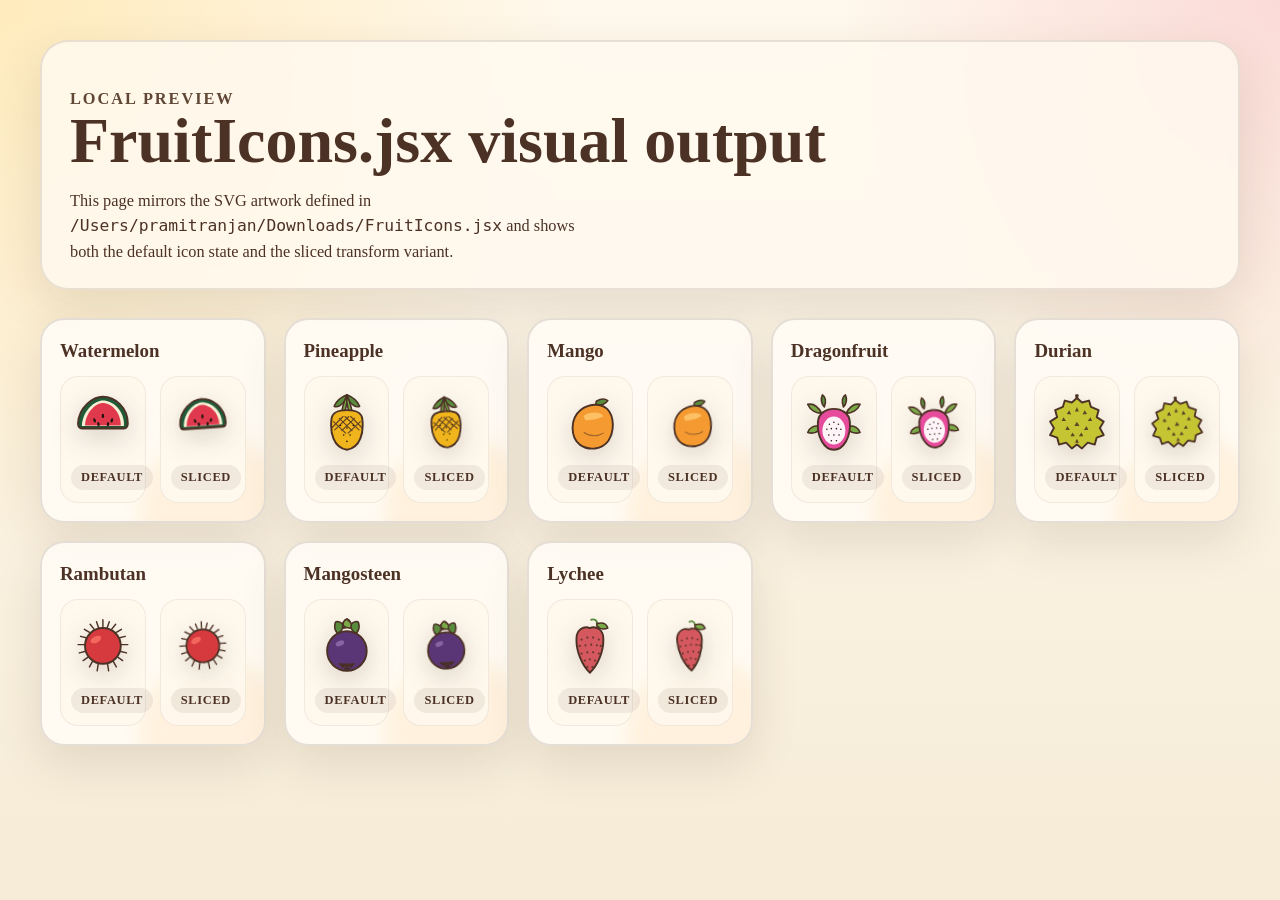
<file: preview/fruit-icons/index.html>
<!doctype html>
<html lang="en">
  <head>
    <meta charset="utf-8">
    <meta
      name="viewport"
      content="width=device-width, initial-scale=1, viewport-fit=cover"
    >
    <title>Fruit Icons Preview</title>
    <style>
      :root {
        --bg: #f6ecd7;
        --ink: #4c3125;
        --ink-soft: #604635;
        --panel: rgba(255, 249, 239, 0.82);
        --panel-border: rgba(76, 49, 37, 0.14);
        --shadow: 0 18px 48px rgba(76, 49, 37, 0.12);
      }

      * {
        box-sizing: border-box;
      }

      body {
        margin: 0;
        min-height: 100vh;
        font-family: Georgia, "Times New Roman", serif;
        color: var(--ink);
        background:
          radial-gradient(circle at top left, rgba(255, 225, 153, 0.58), transparent 36%),
          radial-gradient(circle at top right, rgba(231, 85, 120, 0.18), transparent 28%),
          linear-gradient(180deg, #fff8ec 0%, var(--bg) 100%);
      }

      main {
        width: min(1200px, calc(100% - 32px));
        margin: 0 auto;
        padding: 40px 0 56px;
      }

      .hero {
        margin-bottom: 28px;
        padding: 28px 28px 24px;
        border: 2px solid rgba(76, 49, 37, 0.12);
        border-radius: 28px;
        background: var(--panel);
        box-shadow: var(--shadow);
        backdrop-filter: blur(10px);
      }

      .eyebrow {
        margin: 0 0 10px;
        font-size: 0.85rem;
        font-weight: 700;
        letter-spacing: 0.12em;
        text-transform: uppercase;
        color: var(--ink-soft);
      }

      h1 {
        margin: 0;
        font-size: clamp(2.4rem, 5vw, 4.6rem);
        line-height: 0.95;
      }

      .hero p {
        width: min(62ch, 100%);
        margin: 16px 0 0;
        font-size: 1.02rem;
        line-height: 1.55;
      }

      .grid {
        display: grid;
        grid-template-columns: repeat(auto-fit, minmax(220px, 1fr));
        gap: 18px;
      }

      .card {
        position: relative;
        overflow: hidden;
        padding: 20px 18px 18px;
        border: 2px solid var(--panel-border);
        border-radius: 24px;
        background: rgba(255, 252, 246, 0.9);
        box-shadow: var(--shadow);
      }

      .card::before {
        content: "";
        position: absolute;
        inset: auto -12% -32% auto;
        width: 150px;
        height: 150px;
        border-radius: 999px;
        background: rgba(255, 221, 173, 0.32);
        filter: blur(10px);
      }

      .card h2 {
        position: relative;
        z-index: 1;
        margin: 0 0 14px;
        font-size: 1.18rem;
        text-transform: capitalize;
      }

      .swatches {
        position: relative;
        z-index: 1;
        display: flex;
        align-items: end;
        justify-content: space-between;
        gap: 14px;
      }

      .swatch {
        flex: 1 1 0;
        min-width: 0;
        padding: 14px 10px 12px;
        border-radius: 18px;
        background: rgba(255, 248, 237, 0.95);
        border: 1px solid rgba(76, 49, 37, 0.08);
        text-align: center;
      }

      .swatch svg {
        display: block;
        width: 100%;
        height: auto;
        max-width: 108px;
        margin: 0 auto;
        filter: drop-shadow(0 8px 14px rgba(42, 31, 24, 0.18));
      }

      .swatch.sliced svg {
        transform: scale(0.92) rotate(-4deg);
      }

      .tag {
        display: inline-block;
        margin-top: 10px;
        padding: 5px 10px;
        border-radius: 999px;
        background: rgba(76, 49, 37, 0.08);
        font-size: 0.78rem;
        font-weight: 700;
        letter-spacing: 0.05em;
        text-transform: uppercase;
      }

      @media (max-width: 640px) {
        main {
          width: min(100% - 20px, 1200px);
          padding-top: 20px;
        }

        .hero {
          padding: 22px 18px 20px;
        }

        .swatches {
          gap: 10px;
        }
      }
    </style>
  </head>
  <body>
    <main>
      <section class="hero">
        <p class="eyebrow">Local Preview</p>
        <h1>FruitIcons.jsx visual output</h1>
        <p>
          This page mirrors the SVG artwork defined in
          <code>/Users/pramitranjan/Downloads/FruitIcons.jsx</code> and shows
          both the default icon state and the sliced transform variant.
        </p>
      </section>

      <section class="grid">
        <article class="card">
          <h2>Watermelon</h2>
          <div class="swatches">
            <div class="swatch">
              <svg viewBox="0 0 200 200" aria-label="Watermelon icon">
                <g>
                  <path d="M22 102 C 24 50, 70 18, 100 18 C 138 18, 178 52, 178 102 C 178 110, 174 118, 166 118 L 34 118 C 26 118, 22 110, 22 102 Z" fill="#1f5a39" stroke="#4c3125" stroke-width="6" stroke-linejoin="round" />
                  <path d="M34 110 C 36 60, 76 30, 100 30 C 130 30, 168 60, 166 110 Z" fill="#f7efd4" />
                  <path d="M44 108 C 46 64, 80 38, 100 38 C 124 38, 156 64, 156 108 Z" fill="#e0394e" />
                  <ellipse cx="74" cy="92" rx="4" ry="7" fill="#24150f" transform="rotate(-18 74 92)" />
                  <ellipse cx="100" cy="78" rx="4" ry="7" fill="#24150f" />
                  <ellipse cx="128" cy="92" rx="4" ry="7" fill="#24150f" transform="rotate(16 128 92)" />
                  <ellipse cx="86" cy="104" rx="4" ry="6.5" fill="#24150f" transform="rotate(-8 86 104)" />
                  <ellipse cx="116" cy="104" rx="4" ry="6.5" fill="#24150f" transform="rotate(8 116 104)" />
                  <path d="M30 114 L 170 114" stroke="#4c3125" stroke-width="4" stroke-linecap="round" opacity="0.5" />
                </g>
              </svg>
              <span class="tag">Default</span>
            </div>
            <div class="swatch sliced">
              <svg viewBox="0 0 200 200" aria-label="Watermelon icon sliced">
                <use href="#watermelon-shape"></use>
                <g>
                  <path d="M22 102 C 24 50, 70 18, 100 18 C 138 18, 178 52, 178 102 C 178 110, 174 118, 166 118 L 34 118 C 26 118, 22 110, 22 102 Z" fill="#1f5a39" stroke="#4c3125" stroke-width="6" stroke-linejoin="round" />
                  <path d="M34 110 C 36 60, 76 30, 100 30 C 130 30, 168 60, 166 110 Z" fill="#f7efd4" />
                  <path d="M44 108 C 46 64, 80 38, 100 38 C 124 38, 156 64, 156 108 Z" fill="#e0394e" />
                  <ellipse cx="74" cy="92" rx="4" ry="7" fill="#24150f" transform="rotate(-18 74 92)" />
                  <ellipse cx="100" cy="78" rx="4" ry="7" fill="#24150f" />
                  <ellipse cx="128" cy="92" rx="4" ry="7" fill="#24150f" transform="rotate(16 128 92)" />
                  <ellipse cx="86" cy="104" rx="4" ry="6.5" fill="#24150f" transform="rotate(-8 86 104)" />
                  <ellipse cx="116" cy="104" rx="4" ry="6.5" fill="#24150f" transform="rotate(8 116 104)" />
                  <path d="M30 114 L 170 114" stroke="#4c3125" stroke-width="4" stroke-linecap="round" opacity="0.5" />
                </g>
              </svg>
              <span class="tag">Sliced</span>
            </div>
          </div>
        </article>

        <article class="card">
          <h2>Pineapple</h2>
          <div class="swatches">
            <div class="swatch">
              <svg viewBox="0 0 200 200" aria-label="Pineapple icon">
                <g>
                  <path d="M100 12 C 96 30, 88 40, 78 46 C 70 50, 64 50, 60 48 C 64 38, 76 22, 100 12 Z" fill="#5a8c3e" stroke="#4c3125" stroke-width="5" stroke-linejoin="round" />
                  <path d="M100 12 C 104 30, 112 40, 122 46 C 130 50, 136 50, 140 48 C 136 38, 124 22, 100 12 Z" fill="#5a8c3e" stroke="#4c3125" stroke-width="5" stroke-linejoin="round" />
                  <path d="M100 12 C 102 30, 100 44, 96 56 C 92 64, 88 68, 84 70 C 84 56, 92 32, 100 12 Z" fill="#7baa48" stroke="#4c3125" stroke-width="5" stroke-linejoin="round" />
                  <path d="M100 12 C 98 30, 100 44, 104 56 C 108 64, 112 68, 116 70 C 116 56, 108 32, 100 12 Z" fill="#7baa48" stroke="#4c3125" stroke-width="5" stroke-linejoin="round" />
                  <path d="M52 86 C 54 70, 72 60, 100 60 C 128 60, 146 70, 148 86 C 154 130, 142 178, 100 184 C 58 178, 46 130, 52 86 Z" fill="#f0b41c" stroke="#4c3125" stroke-width="6" stroke-linejoin="round" />
                  <g stroke="#4c3125" stroke-width="3.5" fill="none" stroke-linecap="round" opacity="0.86">
                    <path d="M58 96 L 96 132" />
                    <path d="M76 86 L 116 124" />
                    <path d="M94 80 L 138 122" />
                    <path d="M112 80 L 148 116" />
                    <path d="M142 96 L 104 132" />
                    <path d="M124 86 L 84 124" />
                    <path d="M106 80 L 62 122" />
                    <path d="M88 80 L 52 116" />
                  </g>
                  <g fill="#24150f">
                    <circle cx="80" cy="108" r="2.5" />
                    <circle cx="100" cy="116" r="2.5" />
                    <circle cx="120" cy="108" r="2.5" />
                    <circle cx="90" cy="138" r="2.5" />
                    <circle cx="110" cy="138" r="2.5" />
                    <circle cx="100" cy="158" r="2.5" />
                  </g>
                </g>
              </svg>
              <span class="tag">Default</span>
            </div>
            <div class="swatch sliced">
              <svg viewBox="0 0 200 200" aria-label="Pineapple icon sliced">
                <g>
                  <path d="M100 12 C 96 30, 88 40, 78 46 C 70 50, 64 50, 60 48 C 64 38, 76 22, 100 12 Z" fill="#5a8c3e" stroke="#4c3125" stroke-width="5" stroke-linejoin="round" />
                  <path d="M100 12 C 104 30, 112 40, 122 46 C 130 50, 136 50, 140 48 C 136 38, 124 22, 100 12 Z" fill="#5a8c3e" stroke="#4c3125" stroke-width="5" stroke-linejoin="round" />
                  <path d="M100 12 C 102 30, 100 44, 96 56 C 92 64, 88 68, 84 70 C 84 56, 92 32, 100 12 Z" fill="#7baa48" stroke="#4c3125" stroke-width="5" stroke-linejoin="round" />
                  <path d="M100 12 C 98 30, 100 44, 104 56 C 108 64, 112 68, 116 70 C 116 56, 108 32, 100 12 Z" fill="#7baa48" stroke="#4c3125" stroke-width="5" stroke-linejoin="round" />
                  <path d="M52 86 C 54 70, 72 60, 100 60 C 128 60, 146 70, 148 86 C 154 130, 142 178, 100 184 C 58 178, 46 130, 52 86 Z" fill="#f0b41c" stroke="#4c3125" stroke-width="6" stroke-linejoin="round" />
                  <g stroke="#4c3125" stroke-width="3.5" fill="none" stroke-linecap="round" opacity="0.86">
                    <path d="M58 96 L 96 132" />
                    <path d="M76 86 L 116 124" />
                    <path d="M94 80 L 138 122" />
                    <path d="M112 80 L 148 116" />
                    <path d="M142 96 L 104 132" />
                    <path d="M124 86 L 84 124" />
                    <path d="M106 80 L 62 122" />
                    <path d="M88 80 L 52 116" />
                  </g>
                  <g fill="#24150f">
                    <circle cx="80" cy="108" r="2.5" />
                    <circle cx="100" cy="116" r="2.5" />
                    <circle cx="120" cy="108" r="2.5" />
                    <circle cx="90" cy="138" r="2.5" />
                    <circle cx="110" cy="138" r="2.5" />
                    <circle cx="100" cy="158" r="2.5" />
                  </g>
                </g>
              </svg>
              <span class="tag">Sliced</span>
            </div>
          </div>
        </article>

        <article class="card">
          <h2>Mango</h2>
          <div class="swatches">
            <div class="swatch">
              <svg viewBox="0 0 200 200" aria-label="Mango icon">
                <g>
                  <path d="M120 32 C 134 24, 148 24, 156 30 C 150 40, 134 48, 118 46 Z" fill="#5a8c3e" stroke="#4c3125" stroke-width="5" stroke-linejoin="round" />
                  <path d="M70 60 C 96 40, 132 36, 154 56 C 176 78, 178 124, 158 156 C 138 184, 96 188, 68 168 C 38 144, 38 86, 70 60 Z" fill="#f59a30" stroke="#4c3125" stroke-width="6" stroke-linejoin="round" />
                  <path d="M80 78 C 100 64, 130 64, 142 78 C 132 86, 110 90, 86 92 Z" fill="#ffc46c" opacity="0.9" />
                  <path d="M82 130 C 96 142, 124 144, 142 132" fill="none" stroke="#4c3125" stroke-width="3.5" stroke-linecap="round" opacity="0.5" />
                </g>
              </svg>
              <span class="tag">Default</span>
            </div>
            <div class="swatch sliced">
              <svg viewBox="0 0 200 200" aria-label="Mango icon sliced">
                <g>
                  <path d="M120 32 C 134 24, 148 24, 156 30 C 150 40, 134 48, 118 46 Z" fill="#5a8c3e" stroke="#4c3125" stroke-width="5" stroke-linejoin="round" />
                  <path d="M70 60 C 96 40, 132 36, 154 56 C 176 78, 178 124, 158 156 C 138 184, 96 188, 68 168 C 38 144, 38 86, 70 60 Z" fill="#f59a30" stroke="#4c3125" stroke-width="6" stroke-linejoin="round" />
                  <path d="M80 78 C 100 64, 130 64, 142 78 C 132 86, 110 90, 86 92 Z" fill="#ffc46c" opacity="0.9" />
                  <path d="M82 130 C 96 142, 124 144, 142 132" fill="none" stroke="#4c3125" stroke-width="3.5" stroke-linecap="round" opacity="0.5" />
                </g>
              </svg>
              <span class="tag">Sliced</span>
            </div>
          </div>
        </article>

        <article class="card">
          <h2>Dragonfruit</h2>
          <div class="swatches">
            <div class="swatch">
              <svg viewBox="0 0 200 200" aria-label="Dragonfruit icon">
                <g>
                  <path d="M62 70 C 50 48, 34 38, 18 42 C 26 60, 44 70, 62 70 Z" fill="#7baa48" stroke="#4c3125" stroke-width="5" stroke-linejoin="round" />
                  <path d="M138 70 C 150 48, 166 38, 182 42 C 174 60, 156 70, 138 70 Z" fill="#7baa48" stroke="#4c3125" stroke-width="5" stroke-linejoin="round" />
                  <path d="M70 50 C 76 32, 74 18, 64 12 C 58 24, 60 40, 70 50 Z" fill="#5a8c3e" stroke="#4c3125" stroke-width="5" stroke-linejoin="round" />
                  <path d="M130 50 C 124 32, 126 18, 136 12 C 142 24, 140 40, 130 50 Z" fill="#5a8c3e" stroke="#4c3125" stroke-width="5" stroke-linejoin="round" />
                  <path d="M52 110 C 36 108, 22 116, 18 130 C 30 134, 46 130, 56 122 Z" fill="#7baa48" stroke="#4c3125" stroke-width="5" stroke-linejoin="round" />
                  <path d="M148 110 C 164 108, 178 116, 182 130 C 170 134, 154 130, 144 122 Z" fill="#7baa48" stroke="#4c3125" stroke-width="5" stroke-linejoin="round" />
                  <path d="M50 96 C 52 70, 76 56, 100 56 C 124 56, 148 70, 150 96 C 154 144, 130 184, 100 184 C 70 184, 46 144, 50 96 Z" fill="#e64c9b" stroke="#4c3125" stroke-width="6" stroke-linejoin="round" />
                  <ellipse cx="100" cy="124" rx="36" ry="44" fill="#fff4f7" />
                  <g fill="#24150f">
                    <circle cx="86" cy="104" r="2.4" />
                    <circle cx="100" cy="98" r="2.4" />
                    <circle cx="114" cy="104" r="2.4" />
                    <circle cx="78" cy="120" r="2.4" />
                    <circle cx="92" cy="118" r="2.4" />
                    <circle cx="108" cy="118" r="2.4" />
                    <circle cx="122" cy="120" r="2.4" />
                    <circle cx="84" cy="138" r="2.4" />
                    <circle cx="100" cy="138" r="2.4" />
                    <circle cx="116" cy="138" r="2.4" />
                    <circle cx="92" cy="156" r="2.4" />
                    <circle cx="108" cy="156" r="2.4" />
                  </g>
                </g>
              </svg>
              <span class="tag">Default</span>
            </div>
            <div class="swatch sliced">
              <svg viewBox="0 0 200 200" aria-label="Dragonfruit icon sliced">
                <g>
                  <path d="M62 70 C 50 48, 34 38, 18 42 C 26 60, 44 70, 62 70 Z" fill="#7baa48" stroke="#4c3125" stroke-width="5" stroke-linejoin="round" />
                  <path d="M138 70 C 150 48, 166 38, 182 42 C 174 60, 156 70, 138 70 Z" fill="#7baa48" stroke="#4c3125" stroke-width="5" stroke-linejoin="round" />
                  <path d="M70 50 C 76 32, 74 18, 64 12 C 58 24, 60 40, 70 50 Z" fill="#5a8c3e" stroke="#4c3125" stroke-width="5" stroke-linejoin="round" />
                  <path d="M130 50 C 124 32, 126 18, 136 12 C 142 24, 140 40, 130 50 Z" fill="#5a8c3e" stroke="#4c3125" stroke-width="5" stroke-linejoin="round" />
                  <path d="M52 110 C 36 108, 22 116, 18 130 C 30 134, 46 130, 56 122 Z" fill="#7baa48" stroke="#4c3125" stroke-width="5" stroke-linejoin="round" />
                  <path d="M148 110 C 164 108, 178 116, 182 130 C 170 134, 154 130, 144 122 Z" fill="#7baa48" stroke="#4c3125" stroke-width="5" stroke-linejoin="round" />
                  <path d="M50 96 C 52 70, 76 56, 100 56 C 124 56, 148 70, 150 96 C 154 144, 130 184, 100 184 C 70 184, 46 144, 50 96 Z" fill="#e64c9b" stroke="#4c3125" stroke-width="6" stroke-linejoin="round" />
                  <ellipse cx="100" cy="124" rx="36" ry="44" fill="#fff4f7" />
                  <g fill="#24150f">
                    <circle cx="86" cy="104" r="2.4" />
                    <circle cx="100" cy="98" r="2.4" />
                    <circle cx="114" cy="104" r="2.4" />
                    <circle cx="78" cy="120" r="2.4" />
                    <circle cx="92" cy="118" r="2.4" />
                    <circle cx="108" cy="118" r="2.4" />
                    <circle cx="122" cy="120" r="2.4" />
                    <circle cx="84" cy="138" r="2.4" />
                    <circle cx="100" cy="138" r="2.4" />
                    <circle cx="116" cy="138" r="2.4" />
                    <circle cx="92" cy="156" r="2.4" />
                    <circle cx="108" cy="156" r="2.4" />
                  </g>
                </g>
              </svg>
              <span class="tag">Sliced</span>
            </div>
          </div>
        </article>

        <article class="card">
          <h2>Durian</h2>
          <div class="swatches">
            <div class="swatch">
              <svg viewBox="0 0 200 200" aria-label="Durian icon">
                <g>
                  <path d="M96 12 L 104 12 L 102 28 L 98 28 Z" fill="#4a3220" stroke="#4c3125" stroke-width="3" stroke-linejoin="round" />
                  <path d="M100 22 L 116 36 L 138 30 L 144 50 L 168 60 L 162 82 L 184 96 L 172 116 L 184 138 L 162 146 L 156 168 L 134 162 L 116 180 L 100 168 L 84 180 L 66 162 L 44 168 L 38 146 L 16 138 L 28 116 L 16 96 L 38 82 L 32 60 L 56 50 L 62 30 L 84 36 Z" fill="#c5c533" stroke="#4c3125" stroke-width="6" stroke-linejoin="round" />
                  <g fill="#4c3125" opacity="0.86">
                    <path d="M100 50 L 106 64 L 94 64 Z" />
                    <path d="M76 60 L 82 74 L 68 72 Z" />
                    <path d="M124 60 L 132 72 L 118 74 Z" />
                    <path d="M58 82 L 66 94 L 52 94 Z" />
                    <path d="M142 82 L 148 94 L 134 94 Z" />
                    <path d="M100 96 L 108 110 L 92 110 Z" />
                    <path d="M70 110 L 78 122 L 64 122 Z" />
                    <path d="M130 110 L 136 122 L 122 122 Z" />
                    <path d="M86 130 L 94 142 L 80 142 Z" />
                    <path d="M114 130 L 120 142 L 106 142 Z" />
                    <path d="M100 150 L 106 162 L 94 162 Z" />
                  </g>
                </g>
              </svg>
              <span class="tag">Default</span>
            </div>
            <div class="swatch sliced">
              <svg viewBox="0 0 200 200" aria-label="Durian icon sliced">
                <g>
                  <path d="M96 12 L 104 12 L 102 28 L 98 28 Z" fill="#4a3220" stroke="#4c3125" stroke-width="3" stroke-linejoin="round" />
                  <path d="M100 22 L 116 36 L 138 30 L 144 50 L 168 60 L 162 82 L 184 96 L 172 116 L 184 138 L 162 146 L 156 168 L 134 162 L 116 180 L 100 168 L 84 180 L 66 162 L 44 168 L 38 146 L 16 138 L 28 116 L 16 96 L 38 82 L 32 60 L 56 50 L 62 30 L 84 36 Z" fill="#c5c533" stroke="#4c3125" stroke-width="6" stroke-linejoin="round" />
                  <g fill="#4c3125" opacity="0.86">
                    <path d="M100 50 L 106 64 L 94 64 Z" />
                    <path d="M76 60 L 82 74 L 68 72 Z" />
                    <path d="M124 60 L 132 72 L 118 74 Z" />
                    <path d="M58 82 L 66 94 L 52 94 Z" />
                    <path d="M142 82 L 148 94 L 134 94 Z" />
                    <path d="M100 96 L 108 110 L 92 110 Z" />
                    <path d="M70 110 L 78 122 L 64 122 Z" />
                    <path d="M130 110 L 136 122 L 122 122 Z" />
                    <path d="M86 130 L 94 142 L 80 142 Z" />
                    <path d="M114 130 L 120 142 L 106 142 Z" />
                    <path d="M100 150 L 106 162 L 94 162 Z" />
                  </g>
                </g>
              </svg>
              <span class="tag">Sliced</span>
            </div>
          </div>
        </article>

        <article class="card">
          <h2>Rambutan</h2>
          <div class="swatches">
            <div class="swatch">
              <svg viewBox="0 0 200 200" aria-label="Rambutan icon">
                <g>
                  <g stroke="#4c3125" stroke-width="4.5" stroke-linecap="round" fill="none">
                    <path d="M100 18 L 100 44" />
                    <path d="M120 24 L 112 48" />
                    <path d="M80 24 L 88 48" />
                    <path d="M140 32 L 124 52" />
                    <path d="M60 32 L 76 52" />
                    <path d="M158 48 L 138 60" />
                    <path d="M42 48 L 62 60" />
                    <path d="M170 70 L 146 76" />
                    <path d="M30 70 L 54 76" />
                    <path d="M178 96 L 152 96" />
                    <path d="M22 96 L 48 96" />
                    <path d="M174 122 L 150 116" />
                    <path d="M26 122 L 50 116" />
                    <path d="M162 146 L 142 132" />
                    <path d="M38 146 L 58 132" />
                    <path d="M142 166 L 130 144" />
                    <path d="M58 166 L 70 144" />
                    <path d="M118 178 L 114 152" />
                    <path d="M82 178 L 86 152" />
                  </g>
                  <g fill="#7baa48">
                    <circle cx="100" cy="44" r="4" />
                    <circle cx="112" cy="48" r="4" />
                    <circle cx="88" cy="48" r="4" />
                    <circle cx="124" cy="52" r="4" />
                    <circle cx="76" cy="52" r="4" />
                    <circle cx="138" cy="60" r="4" />
                    <circle cx="62" cy="60" r="4" />
                    <circle cx="146" cy="76" r="4" />
                    <circle cx="54" cy="76" r="4" />
                    <circle cx="152" cy="96" r="4" />
                    <circle cx="48" cy="96" r="4" />
                    <circle cx="150" cy="116" r="4" />
                    <circle cx="50" cy="116" r="4" />
                    <circle cx="142" cy="132" r="4" />
                    <circle cx="58" cy="132" r="4" />
                    <circle cx="130" cy="144" r="4" />
                    <circle cx="70" cy="144" r="4" />
                    <circle cx="114" cy="152" r="4" />
                    <circle cx="86" cy="152" r="4" />
                  </g>
                  <circle cx="100" cy="100" r="56" fill="#d63a3f" stroke="#4c3125" stroke-width="6" />
                  <ellipse cx="78" cy="80" rx="18" ry="10" fill="#ff7a6e" opacity="0.7" transform="rotate(-26 78 80)" />
                </g>
              </svg>
              <span class="tag">Default</span>
            </div>
            <div class="swatch sliced">
              <svg viewBox="0 0 200 200" aria-label="Rambutan icon sliced">
                <g>
                  <g stroke="#4c3125" stroke-width="4.5" stroke-linecap="round" fill="none">
                    <path d="M100 18 L 100 44" />
                    <path d="M120 24 L 112 48" />
                    <path d="M80 24 L 88 48" />
                    <path d="M140 32 L 124 52" />
                    <path d="M60 32 L 76 52" />
                    <path d="M158 48 L 138 60" />
                    <path d="M42 48 L 62 60" />
                    <path d="M170 70 L 146 76" />
                    <path d="M30 70 L 54 76" />
                    <path d="M178 96 L 152 96" />
                    <path d="M22 96 L 48 96" />
                    <path d="M174 122 L 150 116" />
                    <path d="M26 122 L 50 116" />
                    <path d="M162 146 L 142 132" />
                    <path d="M38 146 L 58 132" />
                    <path d="M142 166 L 130 144" />
                    <path d="M58 166 L 70 144" />
                    <path d="M118 178 L 114 152" />
                    <path d="M82 178 L 86 152" />
                  </g>
                  <g fill="#7baa48">
                    <circle cx="100" cy="44" r="4" />
                    <circle cx="112" cy="48" r="4" />
                    <circle cx="88" cy="48" r="4" />
                    <circle cx="124" cy="52" r="4" />
                    <circle cx="76" cy="52" r="4" />
                    <circle cx="138" cy="60" r="4" />
                    <circle cx="62" cy="60" r="4" />
                    <circle cx="146" cy="76" r="4" />
                    <circle cx="54" cy="76" r="4" />
                    <circle cx="152" cy="96" r="4" />
                    <circle cx="48" cy="96" r="4" />
                    <circle cx="150" cy="116" r="4" />
                    <circle cx="50" cy="116" r="4" />
                    <circle cx="142" cy="132" r="4" />
                    <circle cx="58" cy="132" r="4" />
                    <circle cx="130" cy="144" r="4" />
                    <circle cx="70" cy="144" r="4" />
                    <circle cx="114" cy="152" r="4" />
                    <circle cx="86" cy="152" r="4" />
                  </g>
                  <circle cx="100" cy="100" r="56" fill="#d63a3f" stroke="#4c3125" stroke-width="6" />
                  <ellipse cx="78" cy="80" rx="18" ry="10" fill="#ff7a6e" opacity="0.7" transform="rotate(-26 78 80)" />
                </g>
              </svg>
              <span class="tag">Sliced</span>
            </div>
          </div>
        </article>

        <article class="card">
          <h2>Mangosteen</h2>
          <div class="swatches">
            <div class="swatch">
              <svg viewBox="0 0 200 200" aria-label="Mangosteen icon">
                <g>
                  <path d="M100 16 C 92 22, 84 30, 78 42 C 88 46, 100 44, 110 38 C 116 30, 108 18, 100 16 Z" fill="#5a8c3e" stroke="#4c3125" stroke-width="5" stroke-linejoin="round" />
                  <path d="M100 16 C 108 22, 116 30, 122 42 C 112 46, 100 44, 90 38 C 84 30, 92 18, 100 16 Z" fill="#7baa48" stroke="#4c3125" stroke-width="5" stroke-linejoin="round" />
                  <path d="M64 26 C 60 38, 60 50, 70 60 C 82 56, 90 46, 86 32 C 80 24, 68 22, 64 26 Z" fill="#5a8c3e" stroke="#4c3125" stroke-width="5" stroke-linejoin="round" />
                  <path d="M136 26 C 140 38, 140 50, 130 60 C 118 56, 110 46, 114 32 C 120 24, 132 22, 136 26 Z" fill="#5a8c3e" stroke="#4c3125" stroke-width="5" stroke-linejoin="round" />
                  <circle cx="100" cy="116" r="62" fill="#5b3676" stroke="#4c3125" stroke-width="6" />
                  <g stroke="#4c3125" stroke-width="3.5" fill="#3a234d" stroke-linejoin="round">
                    <path d="M100 158 L 86 168 L 80 158 Z" />
                    <path d="M100 158 L 114 168 L 120 158 Z" />
                    <path d="M100 158 L 92 174 L 100 178 Z" />
                    <path d="M100 158 L 108 174 L 100 178 Z" />
                    <path d="M100 158 L 76 156 L 84 162 Z" />
                    <path d="M100 158 L 124 156 L 116 162 Z" />
                  </g>
                  <ellipse cx="78" cy="92" rx="14" ry="8" fill="#9b78b8" opacity="0.7" transform="rotate(-22 78 92)" />
                </g>
              </svg>
              <span class="tag">Default</span>
            </div>
            <div class="swatch sliced">
              <svg viewBox="0 0 200 200" aria-label="Mangosteen icon sliced">
                <g>
                  <path d="M100 16 C 92 22, 84 30, 78 42 C 88 46, 100 44, 110 38 C 116 30, 108 18, 100 16 Z" fill="#5a8c3e" stroke="#4c3125" stroke-width="5" stroke-linejoin="round" />
                  <path d="M100 16 C 108 22, 116 30, 122 42 C 112 46, 100 44, 90 38 C 84 30, 92 18, 100 16 Z" fill="#7baa48" stroke="#4c3125" stroke-width="5" stroke-linejoin="round" />
                  <path d="M64 26 C 60 38, 60 50, 70 60 C 82 56, 90 46, 86 32 C 80 24, 68 22, 64 26 Z" fill="#5a8c3e" stroke="#4c3125" stroke-width="5" stroke-linejoin="round" />
                  <path d="M136 26 C 140 38, 140 50, 130 60 C 118 56, 110 46, 114 32 C 120 24, 132 22, 136 26 Z" fill="#5a8c3e" stroke="#4c3125" stroke-width="5" stroke-linejoin="round" />
                  <circle cx="100" cy="116" r="62" fill="#5b3676" stroke="#4c3125" stroke-width="6" />
                  <g stroke="#4c3125" stroke-width="3.5" fill="#3a234d" stroke-linejoin="round">
                    <path d="M100 158 L 86 168 L 80 158 Z" />
                    <path d="M100 158 L 114 168 L 120 158 Z" />
                    <path d="M100 158 L 92 174 L 100 178 Z" />
                    <path d="M100 158 L 108 174 L 100 178 Z" />
                    <path d="M100 158 L 76 156 L 84 162 Z" />
                    <path d="M100 158 L 124 156 L 116 162 Z" />
                  </g>
                  <ellipse cx="78" cy="92" rx="14" ry="8" fill="#9b78b8" opacity="0.7" transform="rotate(-22 78 92)" />
                </g>
              </svg>
              <span class="tag">Sliced</span>
            </div>
          </div>
        </article>

        <article class="card">
          <h2>Lychee</h2>
          <div class="swatches">
            <div class="swatch">
              <svg viewBox="0 0 200 200" aria-label="Lychee icon">
                <g>
                  <path d="M104 18 C 116 14, 124 22, 122 32" fill="none" stroke="#5a8c3e" stroke-width="6" stroke-linecap="round" />
                  <path d="M122 30 C 138 26, 152 30, 156 44 C 144 50, 130 46, 122 38 Z" fill="#7baa48" stroke="#4c3125" stroke-width="5" stroke-linejoin="round" />
                  <path d="M58 76 C 58 50, 80 36, 100 44 C 120 36, 142 50, 142 76 C 144 116, 124 162, 100 184 C 76 162, 56 116, 58 76 Z" fill="#d4585e" stroke="#4c3125" stroke-width="6" stroke-linejoin="round" />
                  <g fill="#4c3125" opacity="0.78">
                    <circle cx="74" cy="80" r="3.5" />
                    <circle cx="92" cy="74" r="3.5" />
                    <circle cx="110" cy="74" r="3.5" />
                    <circle cx="128" cy="80" r="3.5" />
                    <circle cx="68" cy="100" r="3.5" />
                    <circle cx="86" cy="98" r="3.5" />
                    <circle cx="104" cy="96" r="3.5" />
                    <circle cx="122" cy="98" r="3.5" />
                    <circle cx="134" cy="100" r="3.5" />
                    <circle cx="74" cy="124" r="3.5" />
                    <circle cx="92" cy="120" r="3.5" />
                    <circle cx="110" cy="120" r="3.5" />
                    <circle cx="128" cy="124" r="3.5" />
                    <circle cx="84" cy="146" r="3.5" />
                    <circle cx="100" cy="142" r="3.5" />
                    <circle cx="116" cy="146" r="3.5" />
                    <circle cx="92" cy="166" r="3.5" />
                    <circle cx="108" cy="166" r="3.5" />
                  </g>
                </g>
              </svg>
              <span class="tag">Default</span>
            </div>
            <div class="swatch sliced">
              <svg viewBox="0 0 200 200" aria-label="Lychee icon sliced">
                <g>
                  <path d="M104 18 C 116 14, 124 22, 122 32" fill="none" stroke="#5a8c3e" stroke-width="6" stroke-linecap="round" />
                  <path d="M122 30 C 138 26, 152 30, 156 44 C 144 50, 130 46, 122 38 Z" fill="#7baa48" stroke="#4c3125" stroke-width="5" stroke-linejoin="round" />
                  <path d="M58 76 C 58 50, 80 36, 100 44 C 120 36, 142 50, 142 76 C 144 116, 124 162, 100 184 C 76 162, 56 116, 58 76 Z" fill="#d4585e" stroke="#4c3125" stroke-width="6" stroke-linejoin="round" />
                  <g fill="#4c3125" opacity="0.78">
                    <circle cx="74" cy="80" r="3.5" />
                    <circle cx="92" cy="74" r="3.5" />
                    <circle cx="110" cy="74" r="3.5" />
                    <circle cx="128" cy="80" r="3.5" />
                    <circle cx="68" cy="100" r="3.5" />
                    <circle cx="86" cy="98" r="3.5" />
                    <circle cx="104" cy="96" r="3.5" />
                    <circle cx="122" cy="98" r="3.5" />
                    <circle cx="134" cy="100" r="3.5" />
                    <circle cx="74" cy="124" r="3.5" />
                    <circle cx="92" cy="120" r="3.5" />
                    <circle cx="110" cy="120" r="3.5" />
                    <circle cx="128" cy="124" r="3.5" />
                    <circle cx="84" cy="146" r="3.5" />
                    <circle cx="100" cy="142" r="3.5" />
                    <circle cx="116" cy="146" r="3.5" />
                    <circle cx="92" cy="166" r="3.5" />
                    <circle cx="108" cy="166" r="3.5" />
                  </g>
                </g>
              </svg>
              <span class="tag">Sliced</span>
            </div>
          </div>
        </article>
      </section>
    </main>
  </body>
</html>
</file>
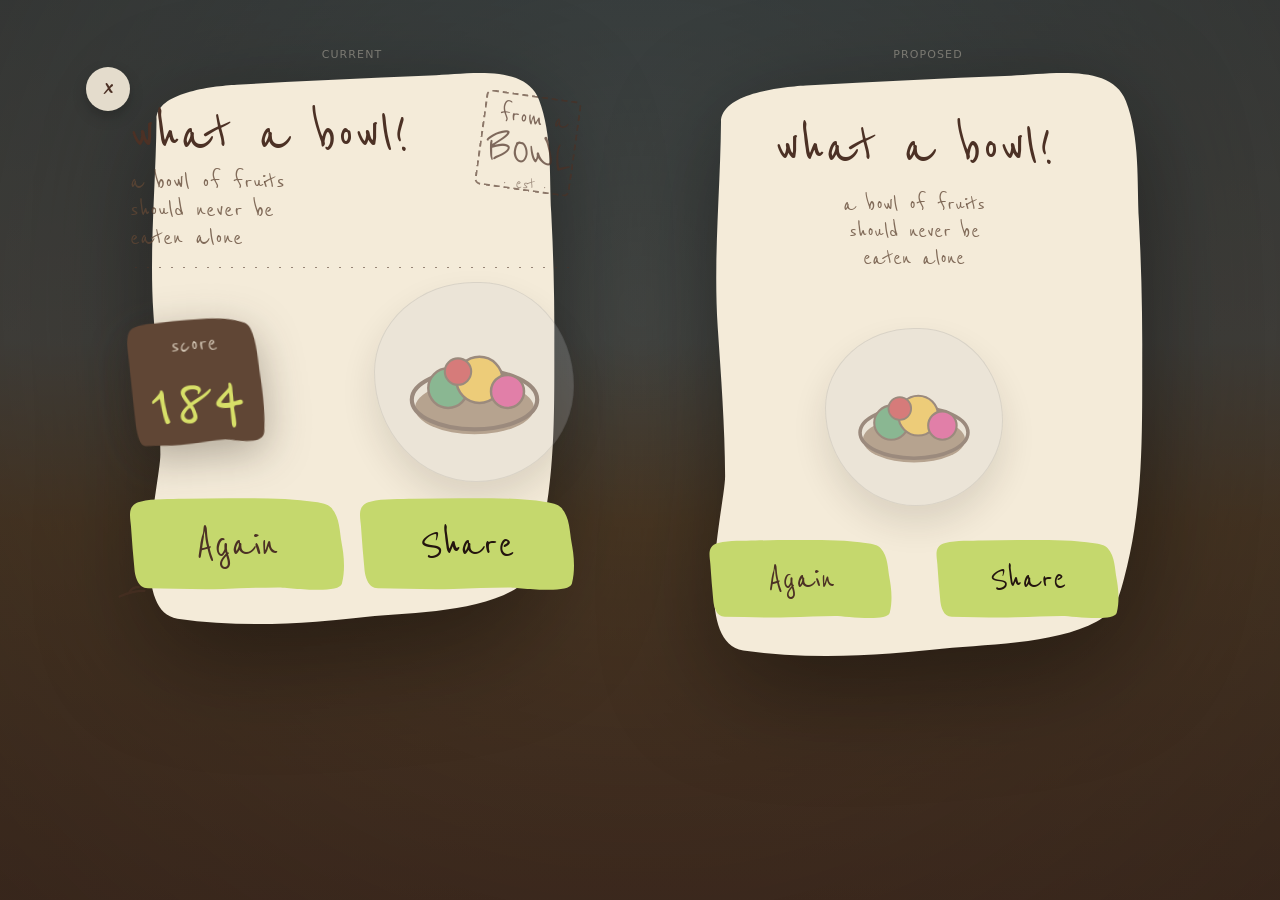
<file: preview/share-preview.html>
<!doctype html>
<html lang="en">
<head>
  <meta charset="utf-8">
  <meta name="viewport" content="width=device-width, initial-scale=1">
  <title>Bowl — Share Modal Preview</title>
  <link rel="preconnect" href="https://fonts.googleapis.com">
  <link rel="preconnect" href="https://fonts.gstatic.com" crossorigin>
  <link href="https://fonts.googleapis.com/css2?family=Reenie+Beanie&display=swap" rel="stylesheet">
  <style>
    *, *::before, *::after { box-sizing: border-box; margin: 0; padding: 0; }
    :root {
      --font-display: "Reenie Beanie", cursive;
      --color-coconut-brown: #4c3125;
      --color-ink-deep: #24150f;
      --color-durian-glow: #d7df68;
    }
    html, body { width: 100%; min-height: 100%; background: #1a1008; font-family: var(--font-display); -webkit-font-smoothing: antialiased; }
    .scene { position: fixed; inset: 0; pointer-events: none; background: linear-gradient(180deg, #87ceeb 0%, #b8e4f0 38%, #d4a96a 58%, #a86e50 100%); opacity: 0.4; }
    .backdrop { position: relative; min-height: 100vh; background: radial-gradient(circle at 50% 34%, rgba(42,31,24,0.42), rgba(42,31,24,0.66)); display: flex; align-items: flex-start; justify-content: center; padding: 48px 24px; gap: 56px; flex-wrap: wrap; }

    .col { display: flex; flex-direction: column; align-items: center; gap: 12px; }
    .col-label { font-family: system-ui, sans-serif; font-size: 11px; letter-spacing: 0.1em; text-transform: uppercase; color: rgba(244,235,217,0.4); }

    /* ── shared card shell ── */
    .card {
      position: relative; isolation: isolate; display: grid;
      width: min(520px, calc(100vw - 64px));
      padding: 34px 38px 32px;
    }
    .card::before {
      content: ""; position: absolute; inset: 0; z-index: -1;
      background-image: url("../assets/ui/shapes/cream-card-blob.svg");
      background-size: 100% 100%; background-repeat: no-repeat;
      filter: drop-shadow(0 30px 56px rgba(0,0,0,0.44));
    }

    /* shared atoms */
    .stamp { position: absolute; top: 22px; right: 36px; width: 96px; height: 96px; padding: 6px; border: 2.5px dashed rgba(76,49,37,0.62); border-radius: 6px; display: grid; place-items: center; transform: rotate(8deg); font-family: var(--font-display); color: rgba(76,49,37,0.7); text-align: center; line-height: 1; pointer-events: none; }
    .stamp span { display: block; }
    .stamp span:nth-child(1) { font-size: 1.8rem; margin-bottom: 2px; }
    .stamp span:nth-child(2) { font-size: 2.8rem; line-height: 0.84; }
    .stamp span:nth-child(3) { font-size: 1.2rem; margin-top: 4px; opacity: 0.7; }

    .close-btn { position: absolute; top: -6px; left: -6px; width: 44px; height: 44px; border: 0; border-radius: 50%; background: rgba(244,235,217,0.92); box-shadow: 0 6px 14px rgba(0,0,0,0.22); display: grid; place-items: center; cursor: pointer; font-family: var(--font-display); color: var(--color-coconut-brown); }
    .close-btn span { font-size: 2.8rem; line-height: 1; transform: translateY(-1px); display: block; }

    .divider { height: 1px; background-image: radial-gradient(circle, rgba(76,49,37,0.55) 1px, transparent 1.4px); background-size: 12px 2px; background-repeat: repeat-x; }

    .score-blob { width: 132px; height: 132px; background-image: url("../assets/ui/shapes/score-blob-dark.svg"); background-size: 100% 100%; background-repeat: no-repeat; display: grid; place-items: center; flex-shrink: 0; filter: drop-shadow(0 12px 22px rgba(42,31,24,0.34)); transform: rotate(-4deg); }
    .score-inner { display: grid; justify-items: center; }
    .score-label { font-family: var(--font-display); font-size: 1.8rem; color: rgba(244,235,217,0.78); display: block; text-align: center; }
    .score-num { font-family: var(--font-display); font-size: 5.6rem; line-height: 0.84; color: var(--color-durian-glow); display: block; text-align: center; }

    .preview { border-radius: 50% 47% 49% 51% / 45% 52% 48% 55%; background: rgba(201,202,206,0.22) center/cover no-repeat; box-shadow: inset 0 0 0 1px rgba(0,0,0,0.08), 0 18px 34px rgba(42,31,24,0.12); overflow: hidden; display: flex; align-items: center; justify-content: center; }

    .btn { position: relative; isolation: isolate; border: 0; cursor: pointer; background: transparent; font-family: var(--font-display); color: var(--color-coconut-brown); flex: 1; min-height: 96px; font-size: clamp(2rem, 4vw, 3rem); }
    .btn::before { content: ""; position: absolute; inset: 0; z-index: -1; background-image: url("../assets/ui/shapes/large-green-blob.svg"); background-size: 100% 100%; background-repeat: no-repeat; }
    .btn--primary { color: var(--color-ink-deep); }

    .doodle { position: absolute; bottom: 18px; left: 22px; pointer-events: none; opacity: 0.55; }

    /* ── CURRENT ── */
    .current { gap: 14px; }
    .current .heading { margin-right: 110px; }
    .current .title { font-size: clamp(3.4rem, 5vw, 5.6rem); line-height: 0.86; color: var(--color-coconut-brown); font-weight: 400; }
    .current .copy { margin-top: 6px; font-size: clamp(1.6rem, 2.2vw, 2.2rem); line-height: 1; color: rgba(96,70,53,0.78); max-width: 20ch; }
    .current .main { display: flex; align-items: center; justify-content: space-between; gap: 18px; }
    .current .preview { flex: 1; aspect-ratio: 1; max-width: 200px; }
    .current .actions { display: flex; gap: 16px; }

  /* ── PROPOSED — simple, centered, no stamp, no score, no close ── */
  .proposed .heading,
.proposed .main,
.proposed .actions {
  transform: translateX(-14px);
}
.proposed {
  gap: 0;
  padding: 42px 42px 38px;
  min-height: 580px;
  align-content: start;
}

.proposed .close-btn,
.proposed .doodle,
.proposed .stamp,
.proposed .score-blob {
  display: none;
}

.proposed .heading {
  text-align: center;
  display: flex;
  flex-direction: column;
  align-items: center;
  padding: 4px 64px 0;
}

.proposed .title {
  font-size: clamp(3.7rem, 5vw, 5.3rem);
  line-height: 0.88;
  color: var(--color-coconut-brown);
  font-weight: 400;
}

.proposed .copy {
  margin-top: 16px;
  font-size: clamp(1.5rem, 2vw, 1.95rem);
  line-height: 1.05;
  color: rgba(96,70,53,0.78);
  text-align: center;
  max-width: 18ch;
}

.proposed .divider {
  display: none;
}

.proposed .main {
  display: flex;
  flex-direction: column;
  align-items: center;
  margin-top: 56px;
}

.proposed .preview {
  width: 178px;
  height: 178px;
}

.proposed .preview svg {
  width: 142px;
  height: 142px;
}

.proposed .actions {
  display: flex;
  gap: 18px;
  margin-top: auto;
  padding-top: 34px;
}

.proposed .btn {
  min-height: 78px;
  font-size: clamp(1.95rem, 3vw, 2.5rem);
}
  </style>
</head>
<body>
<div class="scene"></div>
<div class="backdrop">

  <!-- CURRENT (live game, untouched) -->
  <div class="col">
    <div class="col-label">Current</div>
    <div class="card current">
      <div class="stamp"><span>from a</span><span>BOWL</span><span>· est ·</span></div>
      <button class="close-btn"><span>×</span></button>
      <div class="heading">
        <div class="title">what a bowl!</div>
        <div class="copy">a bowl of fruits should never be eaten alone</div>
      </div>
      <div class="divider"></div>
      <div class="main">
        <div class="score-blob"><div class="score-inner"><span class="score-label">score</span><span class="score-num">184</span></div></div>
        <div class="preview">
          <svg viewBox="0 0 200 200" width="165" height="165" xmlns="http://www.w3.org/2000/svg" opacity="0.5">
            <ellipse cx="100" cy="132" rx="72" ry="32" fill="#826248"/>
            <ellipse cx="100" cy="122" rx="76" ry="36" fill="none" stroke="#4c3125" stroke-width="5"/>
            <circle cx="68"  cy="108" r="24" fill="#2a8a4e"  stroke="#4c3125" stroke-width="3"/>
            <circle cx="106" cy="98"  r="28" fill="#f0b41c"  stroke="#4c3125" stroke-width="3"/>
            <circle cx="140" cy="112" r="20" fill="#d81b7a"  stroke="#4c3125" stroke-width="3"/>
            <circle cx="80"  cy="88"  r="16" fill="#c1121f"  stroke="#4c3125" stroke-width="2.5"/>
          </svg>
        </div>
      </div>
      <div class="actions">
        <button class="btn">Again</button>
        <button class="btn btn--primary">Share</button>
      </div>
      <svg class="doodle" width="38" height="38" viewBox="0 0 40 40" fill="none" stroke="#4c3125" stroke-width="2.4" stroke-linecap="round">
        <path d="M6 30 C 14 26, 22 24, 32 24"/><path d="M16 26 C 18 22, 22 20, 26 20"/>
      </svg>
    </div>
  </div>

  <!-- PROPOSED (no stamp, centered, no score, centered bowl) -->
  <div class="col">
    <div class="col-label">Proposed</div>
    <div class="card proposed">
      <button class="close-btn"><span>×</span></button>
      <div class="heading">
        <div class="title">what a bowl!</div>
        <div class="copy">a bowl of fruits should never be eaten alone</div>
      </div>
      <div class="divider"></div>
      <div class="main">
        <div class="preview">
          <svg viewBox="0 0 200 200" width="165" height="165" xmlns="http://www.w3.org/2000/svg" opacity="0.5">
            <ellipse cx="100" cy="132" rx="72" ry="32" fill="#826248"/>
            <ellipse cx="100" cy="122" rx="76" ry="36" fill="none" stroke="#4c3125" stroke-width="5"/>
            <circle cx="68"  cy="108" r="24" fill="#2a8a4e"  stroke="#4c3125" stroke-width="3"/>
            <circle cx="106" cy="98"  r="28" fill="#f0b41c"  stroke="#4c3125" stroke-width="3"/>
            <circle cx="140" cy="112" r="20" fill="#d81b7a"  stroke="#4c3125" stroke-width="3"/>
            <circle cx="80"  cy="88"  r="16" fill="#c1121f"  stroke="#4c3125" stroke-width="2.5"/>
          </svg>
        </div>
      </div>
      <div class="actions">
        <button class="btn">Again</button>
        <button class="btn btn--primary">Share</button>
      </div>
      <svg class="doodle" width="38" height="38" viewBox="0 0 40 40" fill="none" stroke="#4c3125" stroke-width="2.4" stroke-linecap="round">
        <path d="M6 30 C 14 26, 22 24, 32 24"/><path d="M16 26 C 18 22, 22 20, 26 20"/>
      </svg>
    </div>
  </div>

</div>
</body>
</html>
</file>
